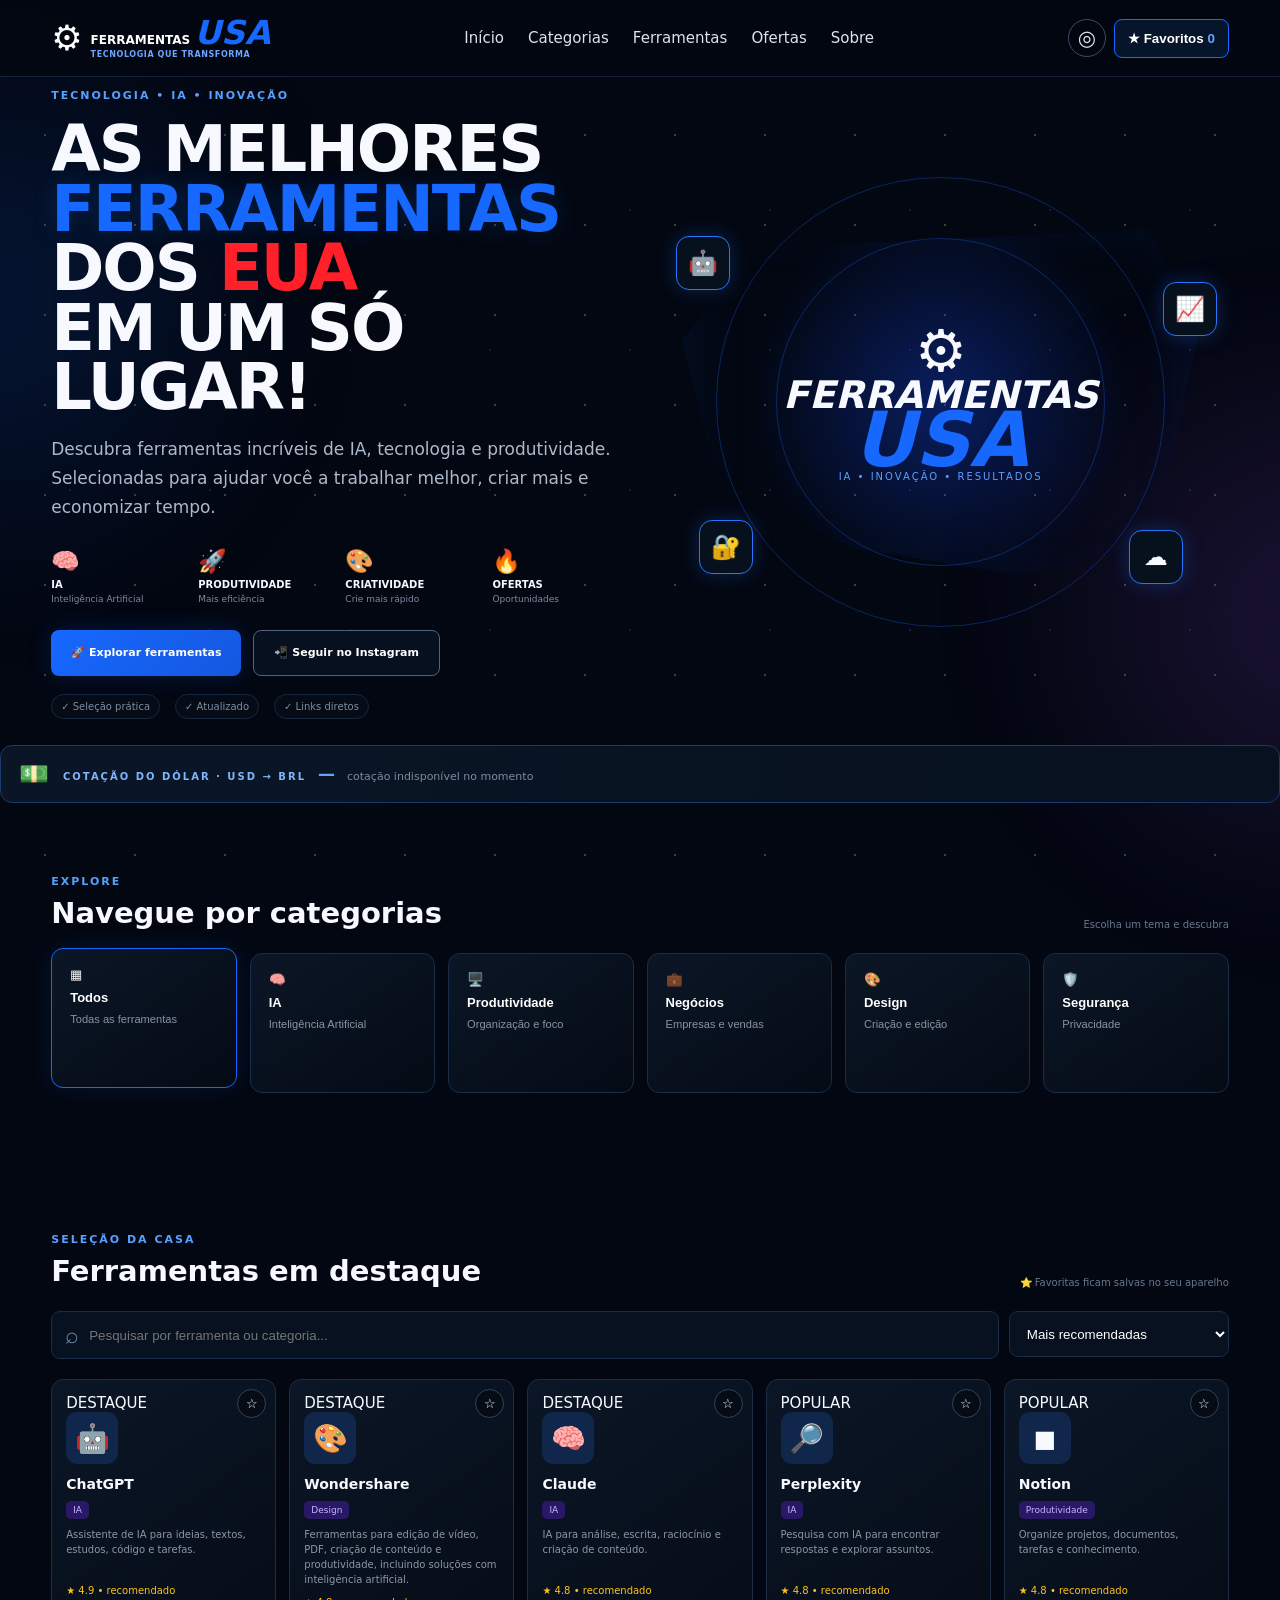
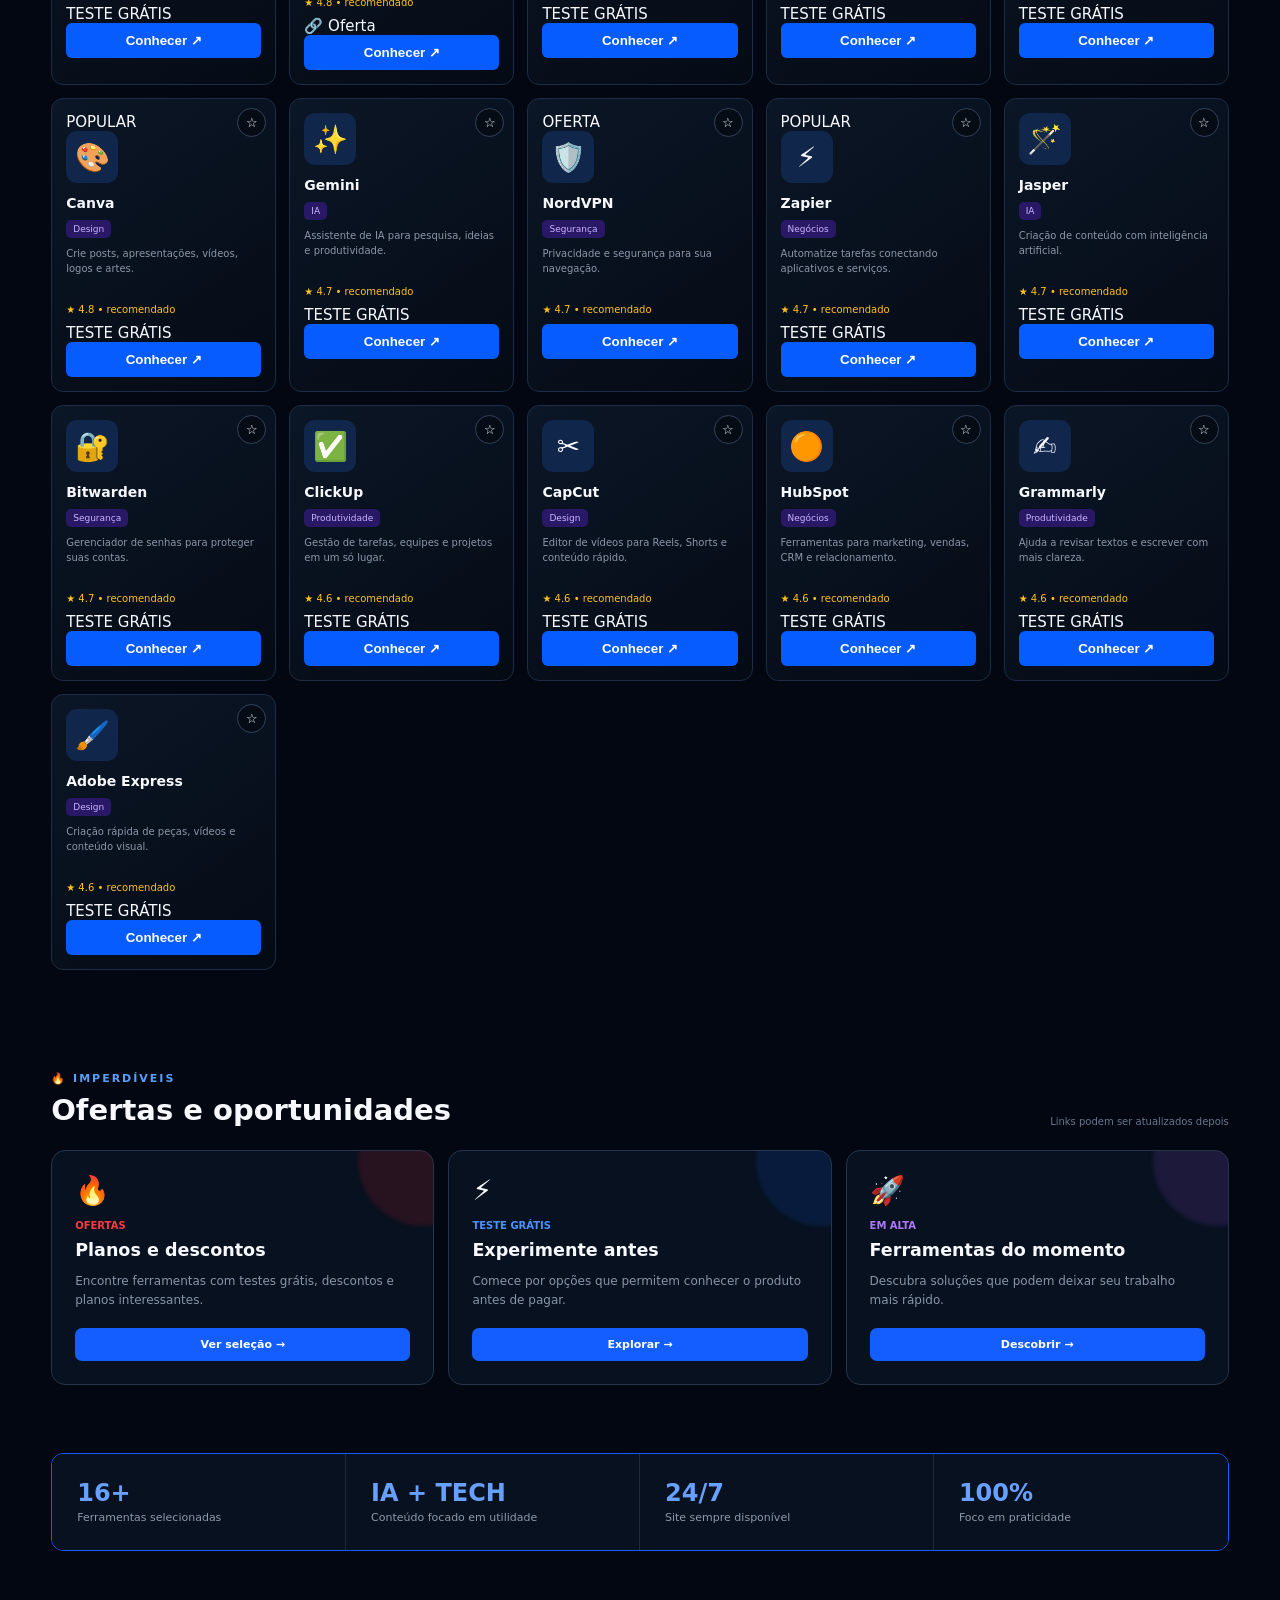
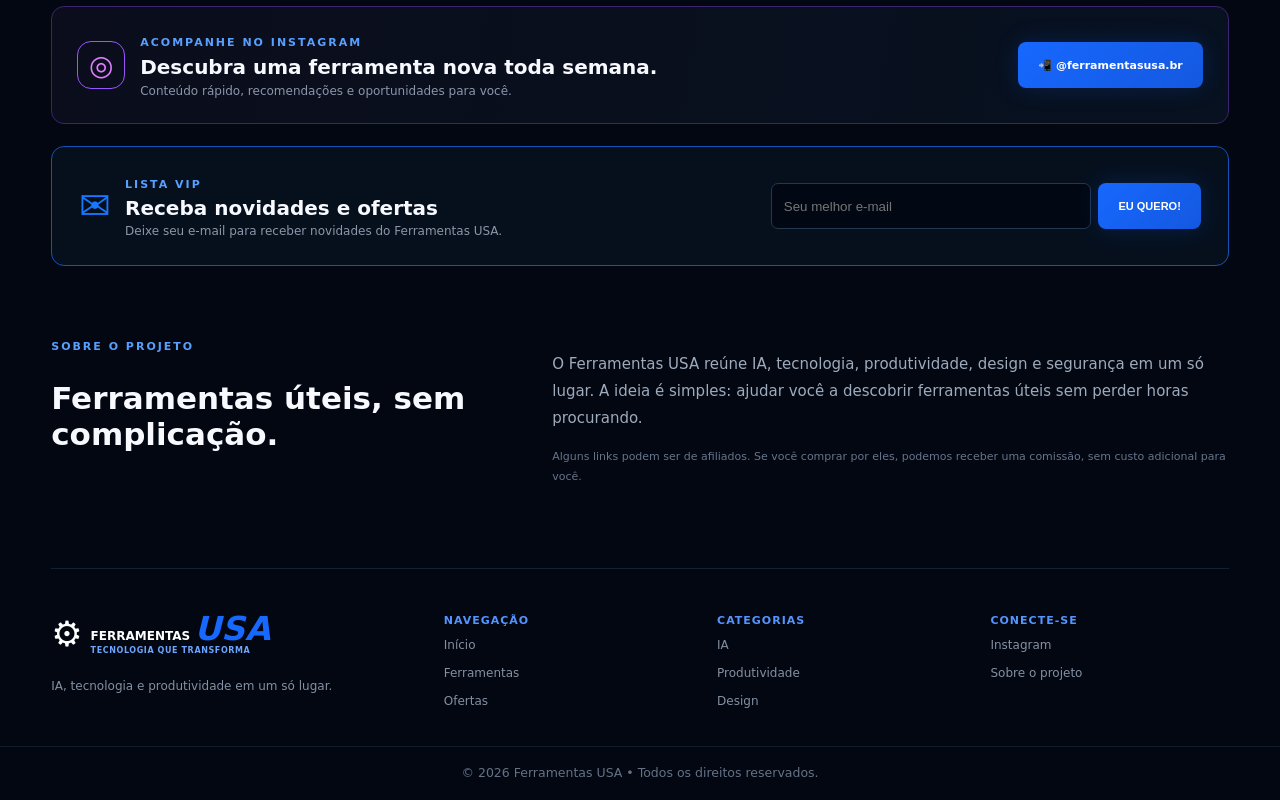
<file: index.html>
<!doctype html>
<html lang="pt-BR">
<head>
<meta charset="utf-8">
<meta name="viewport" content="width=device-width, initial-scale=1">
<meta name="referrer" content="strict-origin-when-cross-origin">
<meta http-equiv="Content-Security-Policy" content="default-src 'self'; script-src 'self'; style-src 'self' 'unsafe-inline' https://fonts.googleapis.com; font-src https://fonts.gstatic.com; img-src 'self' data:; connect-src 'self' https://open.er-api.com; base-uri 'self'; form-action 'self'">
<link rel="icon" href="data:image/svg+xml,<svg xmlns=%22http://www.w3.org/2000/svg%22 viewBox=%220 0 100 100%22><text y=%22.9em%22 font-size=%2290%22>%E2%9A%99</text></svg>">

<title>Ferramentas USA | Melhores Ferramentas de IA e Tecnologia</title>

<meta name="description" content="Descubra as melhores ferramentas de IA, tecnologia, produtividade e design no Ferramentas USA. Encontre ferramentas gratuitas, ofertas e soluções para trabalhar melhor.">

<meta name="robots" content="index, follow">

<link rel="canonical" href="https://ferramentasusa.netlify.app/">

<meta name="theme-color" content="#030711">

<meta property="og:type" content="website">
<meta property="og:title" content="Ferramentas USA | IA, Tecnologia e Produtividade">
<meta property="og:description" content="Descubra ferramentas de IA, tecnologia, produtividade e design selecionadas para você.">
<meta property="og:url" content="https://ferramentasusa.netlify.app/">
<meta property="og:site_name" content="Ferramentas USA">

<meta name="twitter:card" content="summary">
<meta name="twitter:title" content="Ferramentas USA | IA, Tecnologia e Produtividade">
<meta name="twitter:description" content="Descubra as melhores ferramentas de IA, tecnologia, produtividade e design.">

<link rel="preconnect" href="https://fonts.googleapis.com">
<link rel="preconnect" href="https://fonts.gstatic.com" crossorigin>
<link href="https://fonts.googleapis.com/css2?family=Inter:wght@400;500;600;700;800;900&display=swap" rel="stylesheet">

<link rel="stylesheet" href="style.css">
</head>
<body>
<div id="progress"></div>
<div class="ambient ambient-1"></div><div class="ambient ambient-2"></div>
<header>
<nav>
<a class="logo" href="#inicio" aria-label="Ferramentas USA início"><span class="gear">⚙</span><span class="brand">FERRAMENTAS <b>USA</b><small>TECNOLOGIA QUE TRANSFORMA</small></span></a>
<button id="menu" aria-label="Abrir menu">☰</button>
<div id="links"><a href="#inicio">Início</a><a href="#categorias">Categorias</a><a href="#ferramentas">Ferramentas</a><a href="#ofertas">Ofertas</a><a href="#sobre">Sobre</a></div>
<div class="social"><a href="https://www.instagram.com/ferramentasusa.br/" target="_blank" rel="noopener noreferrer" aria-label="Instagram">◎</a><button id="fav">★ Favoritos <i>0</i></button></div>
</nav>
</header>
<main>
<section class="hero" id="inicio">
<div class="copy reveal">
<label>TECNOLOGIA • IA • INOVAÇÃO</label>
<h1>AS MELHORES<br><em>FERRAMENTAS</em><br>DOS <strong>EUA</strong><br>EM UM SÓ LUGAR!</h1>
<p>Descubra ferramentas incríveis de IA, tecnologia e produtividade. Selecionadas para ajudar você a trabalhar melhor, criar mais e economizar tempo.</p>
<div class="features"><span>🧠 <b>IA</b><small>Inteligência Artificial</small></span><span>🚀 <b>PRODUTIVIDADE</b><small>Mais eficiência</small></span><span>🎨 <b>CRIATIVIDADE</b><small>Crie mais rápido</small></span><span>🔥 <b>OFERTAS</b><small>Oportunidades</small></span></div>
<div class="actions"><a class="btn" href="#ferramentas">🚀 Explorar ferramentas</a><a class="btn ghost" href="https://www.instagram.com/ferramentasusa.br/" target="_blank" rel="noopener noreferrer">📲 Seguir no Instagram</a></div>
<div class="trust"><span>✓ Seleção prática</span><span>✓ Atualizado</span><span>✓ Links diretos</span></div>
</div>
<div class="visual reveal"><div class="orbit orbit-1"></div><div class="orbit orbit-2"></div><div class="map"><div class="map-gear">⚙</div><b>FERRAMENTAS<br><strong>USA</strong></b><small>IA • INOVAÇÃO • RESULTADOS</small></div><i class="float a">🤖</i><i class="float b">📈</i><i class="float c">🔐</i><i class="float d">☁️</i></div>
</section>
<section class="currency" id="cotacao" aria-live="polite">
<div class="currency-wrap reveal"><span class="currency-icon">💵</span><div class="currency-info"><label>COTAÇÃO DO DÓLAR · USD → BRL</label><strong id="currencyRate">—</strong><small id="currencyUpdated">buscando cotação em tempo real...</small></div></div>
</section>
<section id="categorias" class="section">
<div class="title"><div><label>EXPLORE</label><h2>Navegue por categorias</h2></div><span class="mini">Escolha um tema e descubra</span></div>
<div class="cats"><button class="active" data-cat="Todos">▦<b>Todos</b><small>Todas as ferramentas</small></button><button data-cat="IA">🧠<b>IA</b><small>Inteligência Artificial</small></button><button data-cat="Produtividade">🖥️<b>Produtividade</b><small>Organização e foco</small></button><button data-cat="Negócios">💼<b>Negócios</b><small>Empresas e vendas</small></button><button data-cat="Design">🎨<b>Design</b><small>Criação e edição</small></button><button data-cat="Segurança">🛡️<b>Segurança</b><small>Privacidade</small></button></div>
</section>
<section id="ferramentas" class="section">
<div class="title"><div><label>SELEÇÃO DA CASA</label><h2>Ferramentas em destaque</h2></div><span class="mini">⭐ Favoritas ficam salvas no seu aparelho</span></div>
<div class="toolbar"><div class="searchbox"><span>⌕</span><input id="search" autocomplete="off" placeholder="Pesquisar por ferramenta ou categoria..."></div><select id="sort" aria-label="Ordenar"><option value="featured">Mais recomendadas</option><option value="name">Nome A–Z</option><option value="rating">Maior avaliação</option></select></div>
<div id="grid"></div><p id="empty">Nenhuma ferramenta encontrada. Tente outra busca.</p>
</section>
<section id="ofertas" class="section offers-section">
<div class="title"><div><label>🔥 IMPERDÍVEIS</label><h2>Ofertas e oportunidades</h2></div><span class="mini">Links podem ser atualizados depois</span></div>
<div class="offers"><article class="offer red"><span class="offer-icon">🔥</span><b>OFERTAS</b><h3>Planos e descontos</h3><p>Encontre ferramentas com testes grátis, descontos e planos interessantes.</p><a href="#ferramentas">Ver seleção →</a></article><article class="offer blue"><span class="offer-icon">⚡</span><b>TESTE GRÁTIS</b><h3>Experimente antes</h3><p>Comece por opções que permitem conhecer o produto antes de pagar.</p><a href="#ferramentas">Explorar →</a></article><article class="offer purple"><span class="offer-icon">🚀</span><b>EM ALTA</b><h3>Ferramentas do momento</h3><p>Descubra soluções que podem deixar seu trabalho mais rápido.</p><a href="#ferramentas">Descobrir →</a></article></div>
</section>
<section class="stats reveal"><div><b data-count="0">0+</b><span>Ferramentas selecionadas</span></div><div><b>IA + TECH</b><span>Conteúdo focado em utilidade</span></div><div><b>24/7</b><span>Site sempre disponível</span></div><div><b>100%</b><span>Foco em praticidade</span></div></section>
<section class="instagram-cta reveal"><div><span class="ig-icon">◎</span><div><label>ACOMPANHE NO INSTAGRAM</label><h2>Descubra uma ferramenta nova toda semana.</h2><p>Conteúdo rápido, recomendações e oportunidades para você.</p></div></div><a class="btn" href="https://www.instagram.com/ferramentasusa.br/" target="_blank" rel="noopener noreferrer">📲 @ferramentasusa.br</a></section>
<section class="newsletter reveal"><div><span>✉</span><div><label>LISTA VIP</label><h2>Receba novidades e ofertas</h2><p>Deixe seu e-mail para receber novidades do Ferramentas USA.</p></div></div><form id="form"><input type="email" required placeholder="Seu melhor e-mail" aria-label="Seu melhor e-mail"><button class="btn">EU QUERO!</button></form></section>
<section id="sobre" class="about"><div><label>SOBRE O PROJETO</label><h2>Ferramentas úteis, sem complicação.</h2></div><div><p>O Ferramentas USA reúne IA, tecnologia, produtividade, design e segurança em um só lugar. A ideia é simples: ajudar você a descobrir ferramentas úteis sem perder horas procurando.</p><p class="small-note">Alguns links podem ser de afiliados. Se você comprar por eles, podemos receber uma comissão, sem custo adicional para você.</p></div></section>
</main>
<footer><div class="foot"><div><div class="logo"><span class="gear">⚙</span><span class="brand">FERRAMENTAS <b>USA</b><small>TECNOLOGIA QUE TRANSFORMA</small></span></div><p class="footer-intro">IA, tecnologia e produtividade em um só lugar.</p></div><div><b>NAVEGAÇÃO</b><a href="#inicio">Início</a><a href="#ferramentas">Ferramentas</a><a href="#ofertas">Ofertas</a></div><div><b>CATEGORIAS</b><a href="#categorias">IA</a><a href="#categorias">Produtividade</a><a href="#categorias">Design</a></div><div><b>CONECTE-SE</b><a href="https://www.instagram.com/ferramentasusa.br/" target="_blank" rel="noopener noreferrer">Instagram</a><a href="#sobre">Sobre o projeto</a></div></div><small class="copyright">© 2026 Ferramentas USA • Todos os direitos reservados.</small></footer>
<button id="top" aria-label="Voltar ao topo">↑</button><div id="toast" role="status"></div>
<div id="modal" class="modal" aria-hidden="true"><div class="modal-card"><button class="modal-close" id="modalClose">×</button><div id="modalContent"></div></div></div>
<script src="script.js"></script>
</body></html>
</file>
<file: style.css>
:root{--bg:#030711;--panel:#07111f;--panel2:#0b1626;--line:#1a2d47;--blue:#1768ff;--blue2:#58a0ff;--red:#ff2029;--text:#f7f9ff;--muted:#9aa8bb}*{box-sizing:border-box}html{scroll-behavior:smooth}body{margin:0;background:var(--bg);color:var(--text);font:15px Inter,system-ui,Arial,sans-serif;overflow-x:hidden}body:before{content:"";position:fixed;inset:0;pointer-events:none;opacity:.22;background-image:radial-gradient(#fff 1px,transparent 1px),radial-gradient(#1677ff 1px,transparent 1px);background-size:90px 90px,140px 140px;z-index:-3}.ambient{position:fixed;width:420px;height:420px;border-radius:50%;filter:blur(100px);opacity:.13;pointer-events:none;z-index:-2}.ambient-1{background:#1768ff;top:10%;left:-220px}.ambient-2{background:#a855f7;right:-240px;top:45%}#progress{position:fixed;z-index:99;top:0;left:0;width:0;height:3px;background:linear-gradient(90deg,var(--blue),#a855f7,var(--red))}header{position:sticky;top:0;z-index:20;background:#030711dd;backdrop-filter:blur(18px);border-bottom:1px solid #172238}nav{width:min(1180px,92%);margin:auto;min-height:76px;display:flex;align-items:center;gap:25px}.logo{display:flex;align-items:center;gap:8px;color:#fff;text-decoration:none;font-weight:900}.gear{font-size:35px}.brand{font-size:12px;line-height:.9}.brand b{font-size:33px;font-style:italic;color:var(--blue)}.brand small{display:block;font-size:8px;color:#6ea5ff;letter-spacing:.6px;margin-top:4px}#links{display:flex;gap:24px;flex:1;justify-content:center}#links a,.social a{color:#dce3ef;text-decoration:none;transition:.2s}#links a:hover{color:#65a2ff}.social{display:flex;gap:8px;align-items:center}.social a{width:38px;height:38px;border:1px solid #3c4c65;border-radius:50%;display:grid;place-items:center;font-size:21px}.social a:hover{border-color:var(--blue);color:var(--blue2)}.social button{height:39px;border:1px solid var(--blue);border-radius:8px;background:#07152a;color:#fff;font-weight:800;padding:0 13px;cursor:pointer}.social i{font-style:normal;color:#66a5ff}#menu{display:none;background:none;border:0;color:#fff;font-size:27px}.hero,.section,.about,.instagram-cta,.newsletter,.stats{width:min(1180px,92%);margin:auto}.hero{min-height:650px;display:grid;grid-template-columns:1fr 1fr;align-items:center;gap:25px}.copy label,.title label,.about label,.instagram-cta label,.newsletter label{font-size:11px;letter-spacing:2px;color:var(--blue2);font-weight:900}.copy h1{font-size:clamp(42px,5vw,72px);line-height:.93;letter-spacing:-2px;margin:17px 0}.copy h1 em{font-style:normal;color:var(--blue);text-shadow:0 0 25px #1677ff33}.copy h1 strong{color:var(--red)}.copy p{max-width:560px;color:#aeb9ca;line-height:1.7;font-size:17px}.features{display:grid;grid-template-columns:repeat(4,1fr);gap:12px;margin:26px 0}.features span{display:flex;flex-direction:column;gap:4px;font-size:23px}.features b{font-size:10px}.features small{font-size:9px;color:#7e8ba0}.actions{display:flex;gap:12px;flex-wrap:wrap}.btn{display:inline-flex;align-items:center;justify-content:center;min-height:46px;padding:0 20px;border:0;border-radius:8px;background:linear-gradient(135deg,#1768ff,#1458df);color:#fff;text-decoration:none;font-weight:900;font-size:11px;cursor:pointer;box-shadow:0 0 25px #145eff33;transition:.25s}.btn:hover{transform:translateY(-2px);box-shadow:0 10px 30px #145eff44}.btn.ghost{background:#07101e;border:1px solid #53637a;box-shadow:none}.trust{display:flex;gap:15px;flex-wrap:wrap;color:#7f8da2;font-size:10px;margin-top:18px}.trust span{padding:6px 9px;border:1px solid #172840;border-radius:999px;background:#050c16}.visual{height:520px;display:grid;place-items:center;position:relative}.map{width:90%;aspect-ratio:1.35;background:radial-gradient(circle,#174cff55,transparent 60%);clip-path:polygon(15% 10%,90% 5%,100% 30%,91% 87%,65% 95%,33% 88%,7% 70%,0 34%);display:grid;place-items:center;align-content:center;text-align:center;box-shadow:0 0 70px #1768ff22 inset,0 0 70px #1768ff13}.map-gear{font-size:58px;line-height:1}.map b{font-size:38px;font-style:italic;line-height:.8}.map strong{font-size:76px;color:var(--blue)}.map small{font-size:10px;color:#5ba0ff;letter-spacing:2px}.orbit{position:absolute;border:1px solid #1768ff55;border-radius:50%;animation:spin 14s linear infinite}.orbit-1{width:78%;aspect-ratio:1}.orbit-2{width:57%;aspect-ratio:1;animation-direction:reverse;animation-duration:10s}.float{position:absolute;width:54px;height:54px;border:1px solid #2774ff;border-radius:13px;background:#07111e;display:grid;place-items:center;font-style:normal;font-size:24px;box-shadow:0 0 20px #2774ff44;animation:float 4s ease-in-out infinite}.a{left:4%;top:18%}.b{right:2%;top:27%;animation-delay:.8s}.c{left:8%;bottom:17%;animation-delay:1.4s}.d{right:8%;bottom:15%;animation-delay:2s}.section{padding:68px 0}.title{display:flex;align-items:end;justify-content:space-between;gap:20px;margin-bottom:23px}.title h2{font-size:29px;margin:7px 0 0}.mini{font-size:10px;color:#69788e}.cats{display:grid;grid-template-columns:repeat(6,1fr);gap:13px}.cats button{min-height:140px;background:linear-gradient(145deg,var(--panel2),#050b15);border:1px solid var(--line);border-radius:12px;color:#fff;text-align:left;padding:18px;display:flex;flex-direction:column;gap:8px;cursor:pointer;transition:.25s}.cats button:hover,.cats button.active{transform:translateY(-5px);border-color:var(--blue);box-shadow:0 0 25px #1768ff22}.cats button b{font-size:13px}.cats button small{color:#8793a5}.toolbar{display:flex;gap:10px;margin-bottom:20px}.searchbox{flex:1;display:flex;align-items:center;gap:8px;background:#07111f;border:1px solid var(--line);border-radius:9px;padding:0 13px}.searchbox span{font-size:23px;color:#6e88ac}.searchbox input{width:100%;height:46px;background:transparent;border:0;color:#fff;outline:0}.toolbar select{height:46px;background:#07111f;border:1px solid var(--line);color:#fff;border-radius:9px;padding:0 13px;width:220px;outline:0}#grid{display:grid;grid-template-columns:repeat(5,1fr);gap:13px}.tool{position:relative;background:linear-gradient(145deg,#0b1626,#050b15);border:1px solid #1c2d45;border-radius:12px;padding:14px;transition:.25s;overflow:hidden}.tool:after{content:"";position:absolute;inset:-80px auto auto -80px;width:150px;height:150px;border-radius:50%;background:#1768ff;opacity:0;filter:blur(45px);transition:.3s}.tool:hover{transform:translateY(-6px);border-color:#2875ff;box-shadow:0 15px 35px #0007}.tool:hover:after{opacity:.18}.tool .icon{font-size:28px;width:52px;height:52px;display:grid;place-items:center;background:#10264a;border-radius:11px;position:relative;z-index:1}.tool h3{font-size:14px;margin:12px 0 7px}.tag{font-size:9px;background:#291866;color:#cbb5ff;padding:4px 7px;border-radius:5px}.tool p{font-size:10px;color:#8b97a9;line-height:1.5;min-height:48px}.rating{font-size:10px;color:#ffc21c;margin:9px 0}.tool .know{width:100%;height:35px;border:0;border-radius:6px;background:#075cff;color:#fff;font-weight:900;cursor:pointer;transition:.2s}.tool .know:hover{filter:brightness(1.15)}.fav{position:absolute;right:9px;top:9px;width:29px;height:29px;border:1px solid #33435b;border-radius:50%;background:#0005;color:#fff;z-index:2;cursor:pointer}.fav.saved{color:#ffd21a;border-color:#ffd21a;background:#1a1606}#empty{text-align:center;color:#8995a8;display:none;padding:30px}.offers-section{padding-top:30px}.offers{display:grid;grid-template-columns:repeat(3,1fr);gap:14px}.offer{position:relative;overflow:hidden;background:#07111f;border:1px solid #26354c;border-radius:14px;padding:23px;transition:.25s}.offer:hover{transform:translateY(-5px)}.offer:after{content:"";position:absolute;width:130px;height:130px;border-radius:50%;right:-55px;top:-55px;filter:blur(2px);opacity:.13}.offer.red:after{background:var(--red)}.offer.blue:after{background:var(--blue)}.offer.purple:after{background:#a855f7}.offer-icon{font-size:28px;display:block;margin-bottom:8px}.offer>b{font-size:10px;color:#ff3942}.offer.blue>b{color:#4c92ff}.offer.purple>b{color:#b178ff}.offer h3{margin:7px 0}.offer p{color:#8995a8;font-size:12px;line-height:1.6;min-height:40px}.offer a{display:block;text-align:center;background:#145eff;color:#fff;text-decoration:none;padding:10px;border-radius:7px;font-size:11px;font-weight:900;margin-top:16px}.stats{margin:0 auto 55px;display:grid;grid-template-columns:repeat(4,1fr);border:1px solid #155eff;border-radius:12px;overflow:hidden}.stats div{padding:25px;border-right:1px solid #192a43;background:#07111f}.stats div:last-child{border-right:0}.stats b{display:block;color:#67a0ff;font-size:24px}.stats span{font-size:11px;color:#8d99ab}.instagram-cta{margin-bottom:22px;padding:25px;border:1px solid #3d2470;border-radius:13px;background:linear-gradient(100deg,#0b0d1c,#07111f);display:flex;justify-content:space-between;align-items:center;gap:20px}.instagram-cta>div{display:flex;gap:15px;align-items:center}.ig-icon{width:48px;height:48px;border-radius:14px;display:grid;place-items:center;border:1px solid #9b55ff;color:#e17dff;font-size:28px}.instagram-cta h2{margin:5px 0;font-size:20px}.instagram-cta p{margin:0;color:#8b97a8;font-size:12px}.newsletter{margin-bottom:0;padding:27px;border:1px solid #1653b9;border-radius:13px;background:#06101d;display:flex;justify-content:space-between;align-items:center;gap:20px}.newsletter>div{display:flex;gap:14px;align-items:center}.newsletter>div>span{font-size:38px;color:#1677ff}.newsletter h2{margin:4px 0;font-size:20px}.newsletter p{margin:0;color:#8b97a8;font-size:12px}.newsletter form{display:flex;gap:7px;min-width:430px}.newsletter input{flex:1;background:#020813;border:1px solid #26364f;color:#fff;border-radius:7px;padding:0 12px;outline:0}.about{padding:70px 0;display:grid;grid-template-columns:1fr 1.5fr;gap:50px;border-bottom:1px solid #132035}.about h2{font-size:31px}.about p{color:#9eabbd;line-height:1.8}.small-note{font-size:11px;color:#66758b!important}footer{background:#020711;padding:45px 0 20px}.foot{width:min(1180px,92%);margin:auto;display:grid;grid-template-columns:1.5fr 1fr 1fr 1fr;gap:35px}.foot>div{display:flex;flex-direction:column;gap:9px}.foot>div>b{color:#5594ff;font-size:11px;letter-spacing:1px}.foot a,.foot p{color:#8490a3;text-decoration:none;font-size:12px;line-height:1.6;margin:0}.footer-intro{margin-top:14px!important}.copyright{display:block;text-align:center;color:#657286;margin-top:35px;border-top:1px solid #111d2d;padding-top:18px}#top{display:none;position:fixed;right:20px;bottom:20px;border:0;border-radius:50%;width:43px;height:43px;background:#145eff;color:#fff;font-size:21px;z-index:15;cursor:pointer;box-shadow:0 10px 30px #0007}#toast{position:fixed;left:50%;bottom:25px;transform:translate(-50%,20px);background:#101d30;border:1px solid #2d4770;color:#fff;padding:11px 17px;border-radius:8px;opacity:0;transition:.25s;z-index:50;max-width:90%;text-align:center}.show{opacity:1!important;transform:translate(-50%,0)!important}.reveal{opacity:0;transform:translateY(22px);transition:.7s}.visible{opacity:1;transform:none}.modal{position:fixed;inset:0;background:#000a;backdrop-filter:blur(8px);display:none;place-items:center;padding:20px;z-index:80}.modal.open{display:grid}.modal-card{position:relative;width:min(520px,100%);background:#07111f;border:1px solid #2b4770;border-radius:16px;padding:28px;box-shadow:0 25px 80px #000b}.modal-close{position:absolute;right:12px;top:8px;background:none;border:0;color:#fff;font-size:30px;cursor:pointer}.modal-card h2{margin:0 0 8px}.modal-card p{color:#9ba8bb;line-height:1.7}.modal-card .modal-meta{color:#ffc21c;font-size:12px;margin:10px 0 18px}.modal-card .btn{margin-right:8px}.modal-card .btn.secondary{background:#101d30;border:1px solid #445671;box-shadow:none}@keyframes float{50%{transform:translateY(-11px)}}@keyframes spin{to{transform:rotate(360deg)}}@media(max-width:950px){#menu{display:block;margin-left:auto}#links{display:none;position:absolute;top:76px;left:0;right:0;background:#040a14;flex-direction:column;padding:10px 5%;border-bottom:1px solid #172238}#links.open{display:flex}#links a{padding:12px}.social>a{display:none}.hero{grid-template-columns:1fr}.visual{height:380px}.cats{grid-template-columns:repeat(3,1fr)}#grid{grid-template-columns:repeat(3,1fr)}.newsletter,.instagram-cta{flex-direction:column;align-items:stretch}.newsletter form{min-width:0}.about{grid-template-columns:1fr}.foot{grid-template-columns:repeat(2,1fr)}}@media(max-width:600px){.logo{font-size:28px}.gear{font-size:29px}.brand b{font-size:27px}.hero{min-height:auto;padding-top:55px}.hero h1{font-size:43px}.copy p{font-size:15px}.features{grid-template-columns:repeat(2,1fr)}.cats,#grid,.offers{grid-template-columns:repeat(2,1fr)}.cats button{min-height:125px;padding:14px}.toolbar{flex-direction:column}.toolbar select{width:100%}.stats{grid-template-columns:repeat(2,1fr)}.stats div:nth-child(2){border-right:0}.newsletter form{flex-direction:column}.newsletter input{height:44px}.foot{grid-template-columns:1fr}.map b{font-size:27px}.map strong{font-size:55px}.visual{height:320px}.title{align-items:start;flex-direction:column;gap:5px}.mini{display:none}.instagram-cta h2{font-size:18px}}
.currency{padding:18px 0 0}.currency-wrap{display:flex;align-items:center;gap:14px;background:linear-gradient(100deg,#0a1626,#07111f);border:1px solid #1a3a6b;border-radius:12px;padding:14px 18px}.currency-icon{font-size:24px}.currency-info{display:flex;align-items:baseline;gap:12px;flex-wrap:wrap}.currency-info label{font-size:10px;letter-spacing:2px;color:#7fb4ff;font-weight:900}.currency-info strong{color:#67a0ff;font-size:17px}.currency-info small{color:#7d8ba0;font-size:11px}
@keyframes cardIn{from{opacity:0;transform:translateY(18px) scale(.97)}to{opacity:1;transform:none}}
.tool{animation:cardIn .55s cubic-bezier(.2,.7,.3,1) backwards;animation-delay:var(--d,0ms)}
@keyframes heroIn{from{opacity:0;transform:translateY(26px)}to{opacity:1;transform:none}}
.hero .copy h1{animation:heroIn .9s cubic-bezier(.2,.7,.3,1) both}
.offer-icon{animation:pulse 2.4s ease-in-out infinite}
@keyframes pulse{50%{transform:scale(1.12)}}
.btn,.social button{position:relative;overflow:hidden}
.btn:after{content:"";position:absolute;inset:0;pointer-events:none;background:linear-gradient(115deg,transparent 30%,#ffffff33 50%,transparent 70%);transform:translateX(-100%)}
.btn:hover:after{animation:shine 2.8s ease-in-out infinite}
@keyframes shine{60%,to{transform:translateX(100%)}}
@media(prefers-reduced-motion:reduce){*,*:before,*:after{animation-duration:.01ms!important;animation-iteration-count:1!important;transition-duration:.01ms!important;scroll-behavior:auto!important}}
@media(max-width:600px){.currency-wrap{flex-wrap:wrap}.currency-info strong{width:100%}}
</file>
